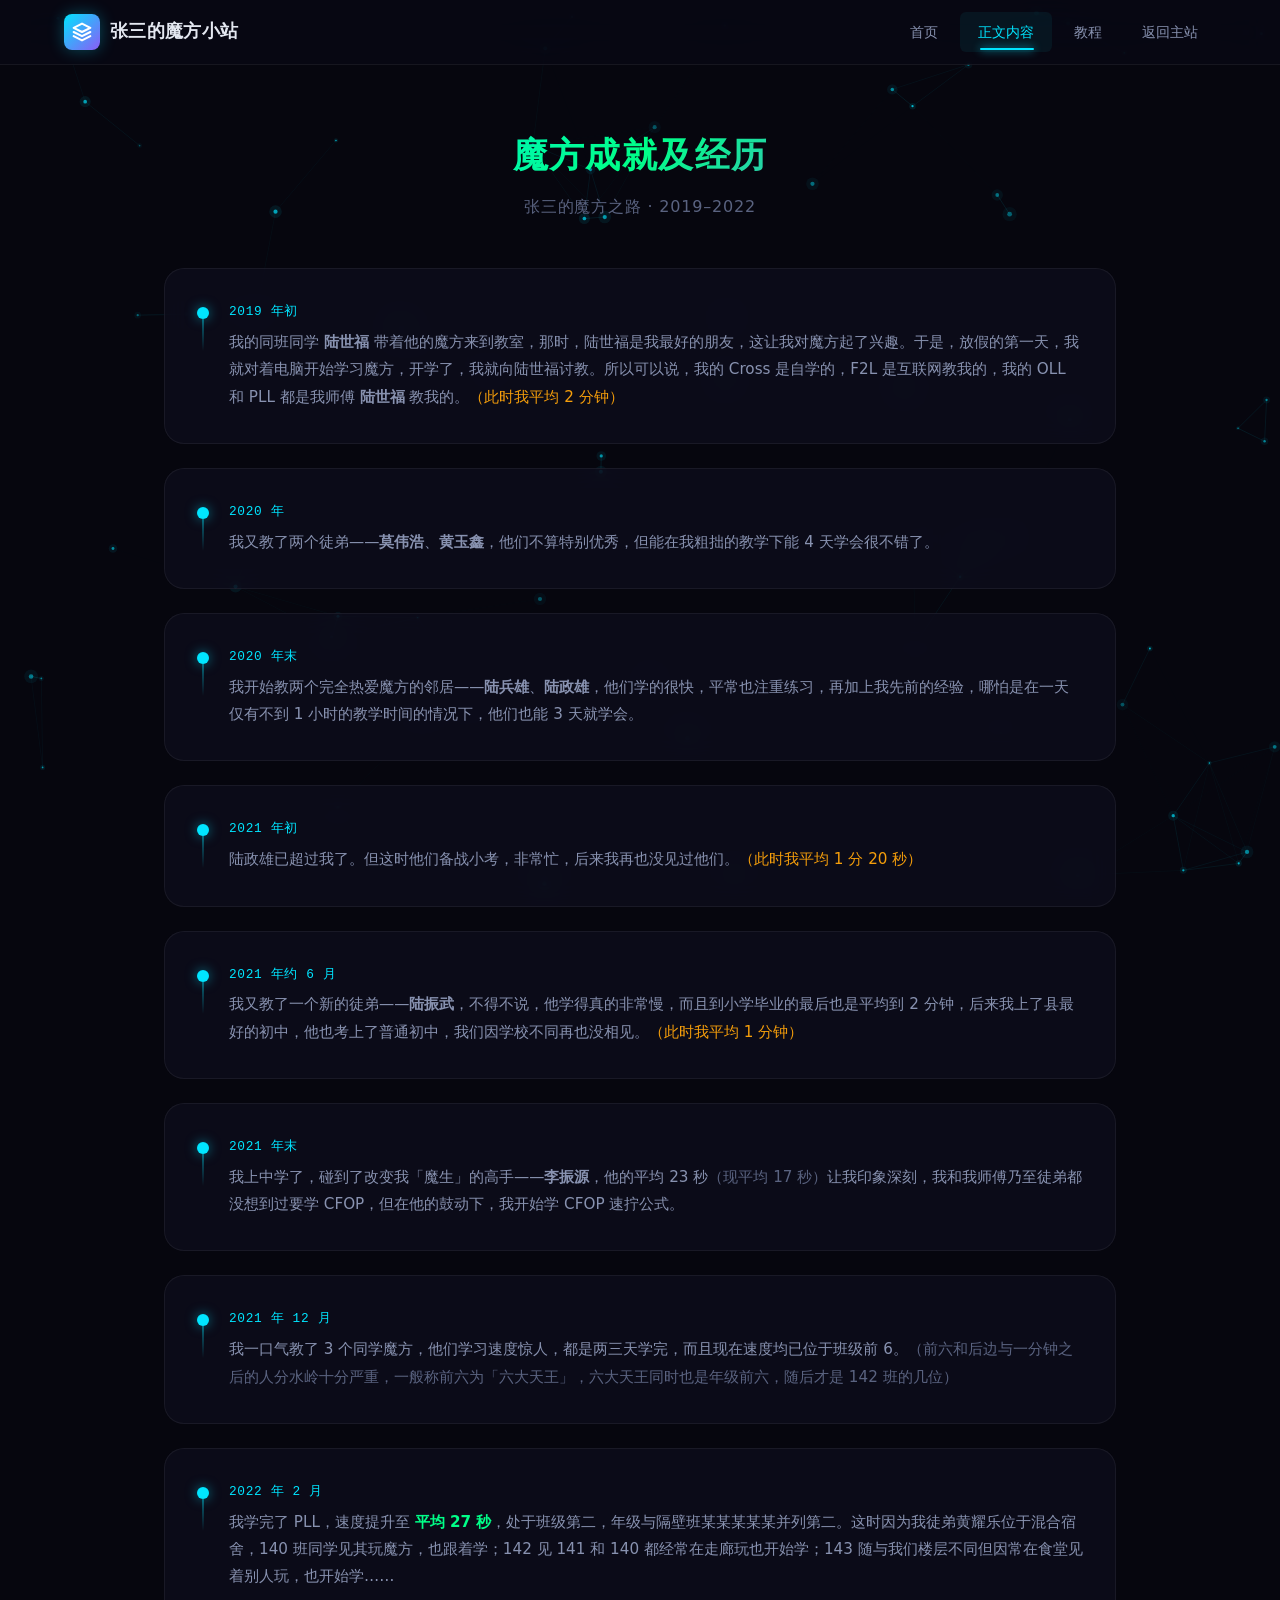
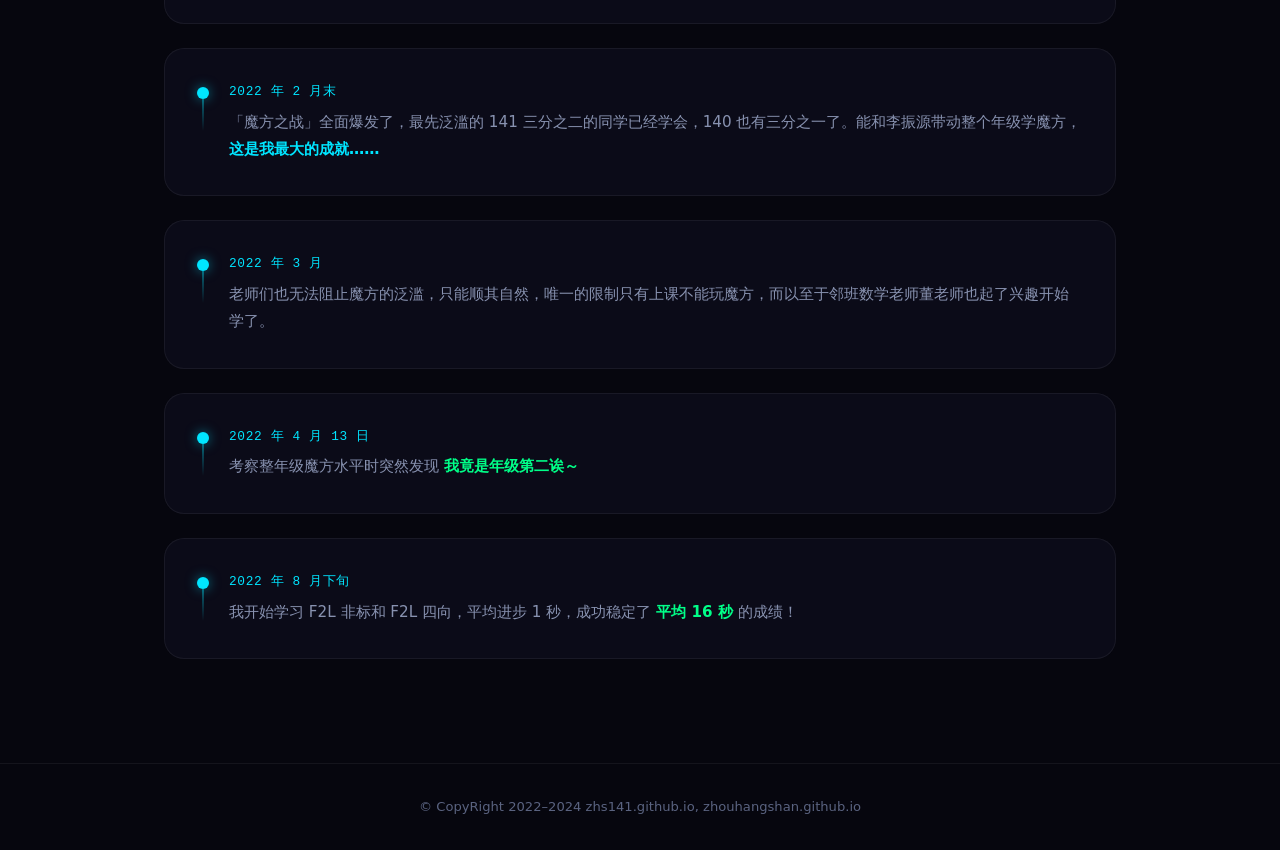
<file: a.html>
<!DOCTYPE html>
<html lang="zh-CN">
<head>
<meta charset="UTF-8">
<meta name="viewport" content="width=device-width, initial-scale=1.0">
<meta http-equiv="X-UA-Compatible" content="IE=edge">
<meta name="format-detection" content="telephone=no">

<title>魔方成就及经历 — 张三的魔方小站</title>

<!-- Baidu Analytics -->
<script>
var _hmt = _hmt || [];
(function() {
  var hm = document.createElement("script");
  hm.src = "https://hm.baidu.com/hm.js?323b985f390000bc4e424d8479b575fd";
  var s = document.getElementsByTagName("script")[0]; 
  s.parentNode.insertBefore(hm, s);
})();
</script>

<!-- Google Tag Manager -->
<script>(function(w,d,s,l,i){w[l]=w[l]||[];w[l].push({'gtm.start':
new Date().getTime(),event:'gtm.js'});var f=d.getElementsByTagName(s)[0],
j=d.createElement(s),dl=l!='dataLayer'?'&l='+l:'';j.async=true;j.src=
'https://www.googletagmanager.com/gtm.js?id='+i+dl;f.parentNode.insertBefore(j,f);
})(window,document,'script','dataLayer','GTM-MH47ZNW');</script>

<link rel="stylesheet" href="style.css">
</head>
<body>
<noscript><iframe src="https://www.googletagmanager.com/ns.html?id=GTM-MH47ZNW"
height="0" width="0" style="display:none;visibility:hidden"></iframe></noscript>

<canvas id="particle-canvas"></canvas>

<div class="page-wrapper">

  <header class="site-header">
    <div class="header-inner">
      <a href="index.html" class="site-logo">
        <span class="logo-icon">
          <svg viewBox="0 0 24 24" fill="none" stroke="currentColor" stroke-width="2.5" stroke-linecap="round" stroke-linejoin="round">
            <path d="M12 2L2 7l10 5 10-5-10-5z"/>
            <path d="M2 17l10 5 10-5"/>
            <path d="M2 12l10 5 10-5"/>
          </svg>
        </span>
        张三的魔方小站
      </a>

      <nav class="desktop-nav">
        <a class="nav-link" href="index.html">首页</a>
        <div class="dropdown">
          <span class="nav-link dropdown-toggle active">正文内容</span>
          <div class="dropdown-menu">
            <a href="a.html">魔方成就及经历</a>
            <a href="b.html">我的三阶纪录表</a>
            <a href="c.html">我魔方最快纪录</a>
            <a href="d.html">我的徒弟大全</a>
          </div>
        </div>
        <a class="nav-link" href="https://zhs141.github.io/Cube_Teach" target="_blank" rel="noopener">教程</a>
        <a class="nav-link" href="https://zhs141.github.io" rel="nofollow">返回主站</a>
      </nav>

      <button class="menu-toggle" aria-label="菜单" aria-expanded="false">
        <span></span><span></span><span></span>
      </button>
    </div>

    <nav class="mobile-sidebar">
      <a href="index.html">首页</a>
      <a href="a.html" class="active sidebar-sub">魔方成就及经历</a>
      <a href="b.html" class="sidebar-sub">我的三阶纪录表</a>
      <a href="c.html" class="sidebar-sub">我魔方最快纪录</a>
      <a href="d.html" class="sidebar-sub">我的徒弟大全</a>
      <a href="https://zhs141.github.io/Cube_Teach" target="_blank" rel="noopener">📘 魔方教程</a>
      <a href="https://zhs141.github.io" rel="nofollow">🏠 返回主站</a>
    </nav>
  </header>

  <main class="main-content">

    <div class="page-title-section reveal">
      <h1 class="page-title">魔方成就及经历</h1>
      <p class="page-subtitle">张三的魔方之路 · 2019–2022</p>
    </div>

    <div class="glass-card reveal reveal-delay-1">
      <div class="timeline-item">
        <div class="timeline-dot"></div>
        <div class="timeline-content">
          <div class="timeline-date">2019 年初</div>
          <p class="timeline-text">我的同班同学 <strong>陆世福</strong> 带着他的魔方来到教室，那时，陆世福是我最好的朋友，这让我对魔方起了兴趣。于是，放假的第一天，我就对着电脑开始学习魔方，开学了，我就向陆世福讨教。所以可以说，我的 Cross 是自学的，F2L 是互联网教我的，我的 OLL 和 PLL 都是我师傅 <strong>陆世福</strong> 教我的。<span style="color:var(--accent-amber);">（此时我平均 2 分钟）</span></p>
        </div>
      </div>
    </div>

    <div class="glass-card reveal">
      <div class="timeline-item">
        <div class="timeline-dot"></div>
        <div class="timeline-content">
          <div class="timeline-date">2020 年</div>
          <p class="timeline-text">我又教了两个徒弟——<strong>莫伟浩</strong>、<strong>黄玉鑫</strong>，他们不算特别优秀，但能在我粗拙的教学下能 4 天学会很不错了。</p>
        </div>
      </div>
    </div>

    <div class="glass-card reveal">
      <div class="timeline-item">
        <div class="timeline-dot"></div>
        <div class="timeline-content">
          <div class="timeline-date">2020 年末</div>
          <p class="timeline-text">我开始教两个完全热爱魔方的邻居——<strong>陆兵雄</strong>、<strong>陆政雄</strong>，他们学的很快，平常也注重练习，再加上我先前的经验，哪怕是在一天仅有不到 1 小时的教学时间的情况下，他们也能 3 天就学会。</p>
        </div>
      </div>
    </div>

    <div class="glass-card reveal">
      <div class="timeline-item">
        <div class="timeline-dot"></div>
        <div class="timeline-content">
          <div class="timeline-date">2021 年初</div>
          <p class="timeline-text">陆政雄已超过我了。但这时他们备战小考，非常忙，后来我再也没见过他们。<span style="color:var(--accent-amber);">（此时我平均 1 分 20 秒）</span></p>
        </div>
      </div>
    </div>

    <div class="glass-card reveal">
      <div class="timeline-item">
        <div class="timeline-dot"></div>
        <div class="timeline-content">
          <div class="timeline-date">2021 年约 6 月</div>
          <p class="timeline-text">我又教了一个新的徒弟——<strong>陆振武</strong>，不得不说，他学得真的非常慢，而且到小学毕业的最后也是平均到 2 分钟，后来我上了县最好的初中，他也考上了普通初中，我们因学校不同再也没相见。<span style="color:var(--accent-amber);">（此时我平均 1 分钟）</span></p>
        </div>
      </div>
    </div>

    <div class="glass-card reveal">
      <div class="timeline-item">
        <div class="timeline-dot"></div>
        <div class="timeline-content">
          <div class="timeline-date">2021 年末</div>
          <p class="timeline-text">我上中学了，碰到了改变我「魔生」的高手——<strong>李振源</strong>，他的平均 23 秒<span style="color:var(--text-muted);">（现平均 17 秒）</span>让我印象深刻，我和我师傅乃至徒弟都没想到过要学 CFOP，但在他的鼓动下，我开始学 CFOP 速拧公式。</p>
        </div>
      </div>
    </div>

    <div class="glass-card reveal">
      <div class="timeline-item">
        <div class="timeline-dot"></div>
        <div class="timeline-content">
          <div class="timeline-date">2021 年 12 月</div>
          <p class="timeline-text">我一口气教了 3 个同学魔方，他们学习速度惊人，都是两三天学完，而且现在速度均已位于班级前 6。<span style="color:var(--text-muted);">（前六和后边与一分钟之后的人分水岭十分严重，一般称前六为「六大天王」，六大天王同时也是年级前六，随后才是 142 班的几位）</span></p>
        </div>
      </div>
    </div>

    <div class="glass-card reveal">
      <div class="timeline-item">
        <div class="timeline-dot"></div>
        <div class="timeline-content">
          <div class="timeline-date">2022 年 2 月</div>
          <p class="timeline-text">我学完了 PLL，速度提升至 <strong style="color:var(--accent-green);">平均 27 秒</strong>，处于班级第二，年级与隔壁班某某某某某并列第二。这时因为我徒弟黄耀乐位于混合宿舍，140 班同学见其玩魔方，也跟着学；142 见 141 和 140 都经常在走廊玩也开始学；143 随与我们楼层不同但因常在食堂见着别人玩，也开始学……</p>
        </div>
      </div>
    </div>

    <div class="glass-card reveal">
      <div class="timeline-item">
        <div class="timeline-dot"></div>
        <div class="timeline-content">
          <div class="timeline-date">2022 年 2 月末</div>
          <p class="timeline-text">「魔方之战」全面爆发了，最先泛滥的 141 三分之二的同学已经学会，140 也有三分之一了。能和李振源带动整个年级学魔方，<strong style="color:var(--accent-cyan);">这是我最大的成就……</strong></p>
        </div>
      </div>
    </div>

    <div class="glass-card reveal">
      <div class="timeline-item">
        <div class="timeline-dot"></div>
        <div class="timeline-content">
          <div class="timeline-date">2022 年 3 月</div>
          <p class="timeline-text">老师们也无法阻止魔方的泛滥，只能顺其自然，唯一的限制只有上课不能玩魔方，而以至于邻班数学老师董老师也起了兴趣开始学了。</p>
        </div>
      </div>
    </div>

    <div class="glass-card reveal">
      <div class="timeline-item">
        <div class="timeline-dot"></div>
        <div class="timeline-content">
          <div class="timeline-date">2022 年 4 月 13 日</div>
          <p class="timeline-text">考察整年级魔方水平时突然发现 <strong style="color:var(--accent-green);">我竟是年级第二诶～</strong></p>
        </div>
      </div>
    </div>

    <div class="glass-card reveal">
      <div class="timeline-item">
        <div class="timeline-dot"></div>
        <div class="timeline-content">
          <div class="timeline-date">2022 年 8 月下旬</div>
          <p class="timeline-text">我开始学习 F2L 非标和 F2L 四向，平均进步 1 秒，成功稳定了 <strong style="color:var(--accent-green);">平均 16 秒</strong> 的成绩！</p>
        </div>
      </div>
    </div>

  </main>

  <footer class="site-footer">
    <p>© CopyRight 2022–2024 zhs141.github.io, zhouhangshan.github.io</p>
  </footer>

</div>

<script src="script.js"></script>
</body>
</html>
</file>
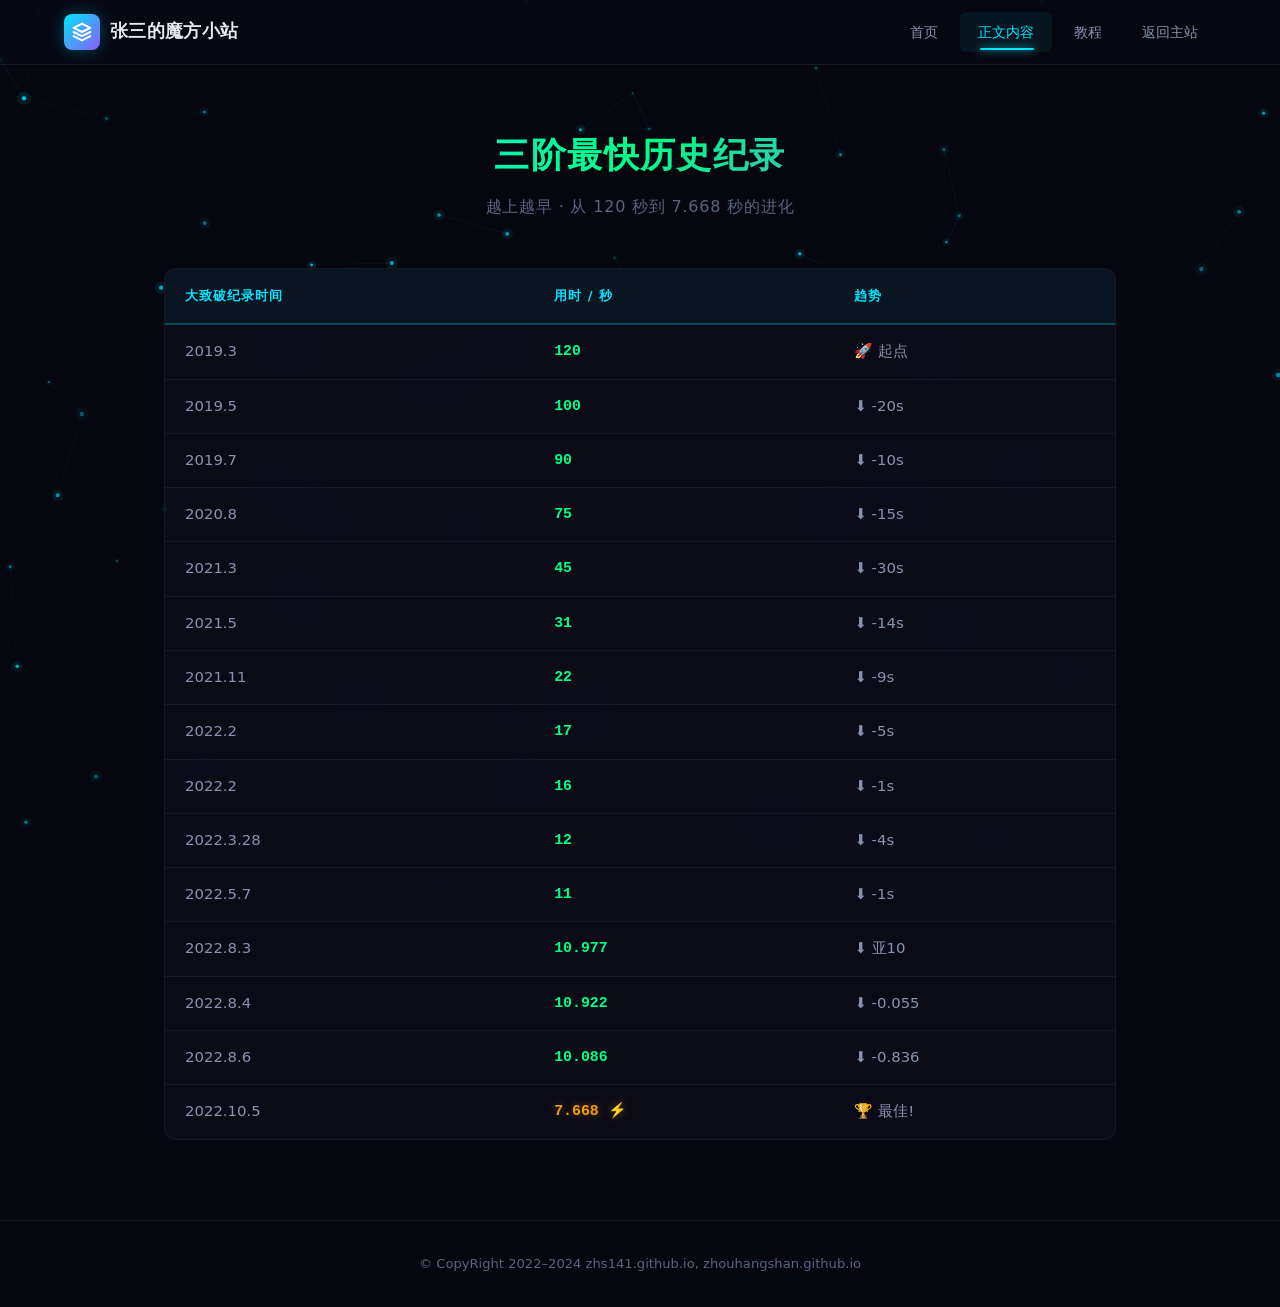
<file: b.html>
<!DOCTYPE html>
<html lang="zh-CN">
<head>
<meta charset="UTF-8">
<meta name="viewport" content="width=device-width, initial-scale=1.0">
<meta http-equiv="X-UA-Compatible" content="IE=edge">
<meta name="format-detection" content="telephone=no">

<title>我的三阶纪录表 — 张三的魔方小站</title>

<script>
var _hmt = _hmt || [];
(function() {
  var hm = document.createElement("script");
  hm.src = "https://hm.baidu.com/hm.js?323b985f390000bc4e424d8479b575fd";
  var s = document.getElementsByTagName("script")[0]; 
  s.parentNode.insertBefore(hm, s);
})();
</script>

<script>(function(w,d,s,l,i){w[l]=w[l]||[];w[l].push({'gtm.start':
new Date().getTime(),event:'gtm.js'});var f=d.getElementsByTagName(s)[0],
j=d.createElement(s),dl=l!='dataLayer'?'&l='+l:'';j.async=true;j.src=
'https://www.googletagmanager.com/gtm.js?id='+i+dl;f.parentNode.insertBefore(j,f);
})(window,document,'script','dataLayer','GTM-MH47ZNW');</script>

<link rel="stylesheet" href="style.css">
</head>
<body>
<noscript><iframe src="https://www.googletagmanager.com/ns.html?id=GTM-MH47ZNW"
height="0" width="0" style="display:none;visibility:hidden"></iframe></noscript>

<canvas id="particle-canvas"></canvas>

<div class="page-wrapper">

  <header class="site-header">
    <div class="header-inner">
      <a href="index.html" class="site-logo">
        <span class="logo-icon">
          <svg viewBox="0 0 24 24" fill="none" stroke="currentColor" stroke-width="2.5" stroke-linecap="round" stroke-linejoin="round">
            <path d="M12 2L2 7l10 5 10-5-10-5z"/>
            <path d="M2 17l10 5 10-5"/>
            <path d="M2 12l10 5 10-5"/>
          </svg>
        </span>
        张三的魔方小站
      </a>

      <nav class="desktop-nav">
        <a class="nav-link" href="index.html">首页</a>
        <div class="dropdown">
          <span class="nav-link dropdown-toggle active">正文内容</span>
          <div class="dropdown-menu">
            <a href="a.html">魔方成就及经历</a>
            <a href="b.html">我的三阶纪录表</a>
            <a href="c.html">我魔方最快纪录</a>
            <a href="d.html">我的徒弟大全</a>
          </div>
        </div>
        <a class="nav-link" href="https://zhs141.github.io/Cube_Teach" target="_blank" rel="noopener">教程</a>
        <a class="nav-link" href="https://zhs141.github.io" rel="nofollow">返回主站</a>
      </nav>

      <button class="menu-toggle" aria-label="菜单" aria-expanded="false">
        <span></span><span></span><span></span>
      </button>
    </div>

    <nav class="mobile-sidebar">
      <a href="index.html">首页</a>
      <a href="a.html" class="sidebar-sub">魔方成就及经历</a>
      <a href="b.html" class="active sidebar-sub">我的三阶纪录表</a>
      <a href="c.html" class="sidebar-sub">我魔方最快纪录</a>
      <a href="d.html" class="sidebar-sub">我的徒弟大全</a>
      <a href="https://zhs141.github.io/Cube_Teach" target="_blank" rel="noopener">📘 魔方教程</a>
      <a href="https://zhs141.github.io" rel="nofollow">🏠 返回主站</a>
    </nav>
  </header>

  <main class="main-content">

    <div class="page-title-section reveal">
      <h1 class="page-title">三阶最快历史纪录</h1>
      <p class="page-subtitle">越上越早 · 从 120 秒到 7.668 秒的进化</p>
    </div>

    <div class="tech-table-wrapper reveal reveal-delay-1">
      <table class="tech-table">
        <thead>
          <tr>
            <th>大致破纪录时间</th>
            <th>用时 / 秒</th>
            <th>趋势</th>
          </tr>
        </thead>
        <tbody>
          <tr>
            <td data-label="时间">2019.3</td>
            <td data-label="用时" class="highlight">120</td>
            <td data-label="趋势">🚀 起点</td>
          </tr>
          <tr>
            <td data-label="时间">2019.5</td>
            <td data-label="用时" class="highlight">100</td>
            <td data-label="趋势">⬇ -20s</td>
          </tr>
          <tr>
            <td data-label="时间">2019.7</td>
            <td data-label="用时" class="highlight">90</td>
            <td data-label="趋势">⬇ -10s</td>
          </tr>
          <tr>
            <td data-label="时间">2020.8</td>
            <td data-label="用时" class="highlight">75</td>
            <td data-label="趋势">⬇ -15s</td>
          </tr>
          <tr>
            <td data-label="时间">2021.3</td>
            <td data-label="用时" class="highlight">45</td>
            <td data-label="趋势">⬇ -30s</td>
          </tr>
          <tr>
            <td data-label="时间">2021.5</td>
            <td data-label="用时" class="highlight">31</td>
            <td data-label="趋势">⬇ -14s</td>
          </tr>
          <tr>
            <td data-label="时间">2021.11</td>
            <td data-label="用时" class="highlight">22</td>
            <td data-label="趋势">⬇ -9s</td>
          </tr>
          <tr>
            <td data-label="时间">2022.2</td>
            <td data-label="用时" class="highlight">17</td>
            <td data-label="趋势">⬇ -5s</td>
          </tr>
          <tr>
            <td data-label="时间">2022.2</td>
            <td data-label="用时" class="highlight">16</td>
            <td data-label="趋势">⬇ -1s</td>
          </tr>
          <tr>
            <td data-label="时间">2022.3.28</td>
            <td data-label="用时" class="highlight">12</td>
            <td data-label="趋势">⬇ -4s</td>
          </tr>
          <tr>
            <td data-label="时间">2022.5.7</td>
            <td data-label="用时" class="highlight">11</td>
            <td data-label="趋势">⬇ -1s</td>
          </tr>
          <tr>
            <td data-label="时间">2022.8.3</td>
            <td data-label="用时" class="highlight">10.977</td>
            <td data-label="趋势">⬇ 亚10</td>
          </tr>
          <tr>
            <td data-label="时间">2022.8.4</td>
            <td data-label="用时" class="highlight">10.922</td>
            <td data-label="趋势">⬇ -0.055</td>
          </tr>
          <tr>
            <td data-label="时间">2022.8.6</td>
            <td data-label="用时" class="highlight">10.086</td>
            <td data-label="趋势">⬇ -0.836</td>
          </tr>
          <tr>
            <td data-label="时间">2022.10.5</td>
            <td data-label="用时" class="highlight-best">7.668 ⚡</td>
            <td data-label="趋势">🏆 最佳!</td>
          </tr>
        </tbody>
      </table>
    </div>

  </main>

  <footer class="site-footer">
    <p>© CopyRight 2022–2024 zhs141.github.io, zhouhangshan.github.io</p>
  </footer>

</div>

<script src="script.js"></script>
</body>
</html>
</file>
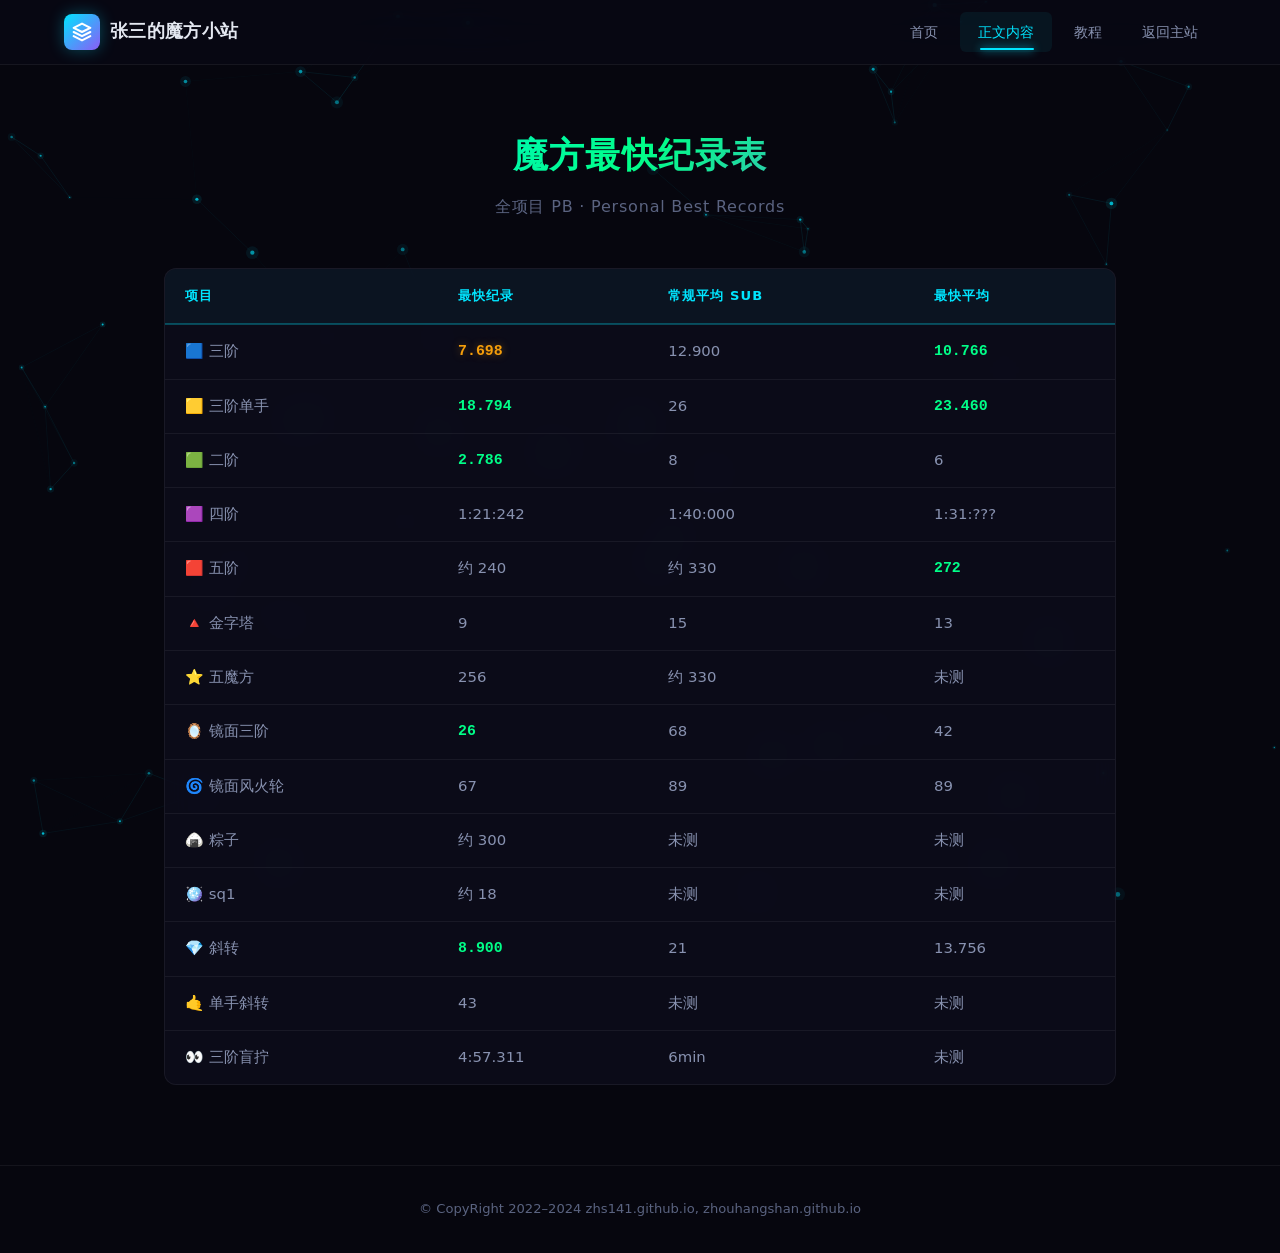
<file: c.html>
<!DOCTYPE html>
<html lang="zh-CN">
<head>
<meta charset="UTF-8">
<meta name="viewport" content="width=device-width, initial-scale=1.0">
<meta http-equiv="X-UA-Compatible" content="IE=edge">
<meta name="format-detection" content="telephone=no">

<title>我的魔方最快纪录 — 张三的魔方小站</title>

<script>
var _hmt = _hmt || [];
(function() {
  var hm = document.createElement("script");
  hm.src = "https://hm.baidu.com/hm.js?323b985f390000bc4e424d8479b575fd";
  var s = document.getElementsByTagName("script")[0]; 
  s.parentNode.insertBefore(hm, s);
})();
</script>

<script>(function(w,d,s,l,i){w[l]=w[l]||[];w[l].push({'gtm.start':
new Date().getTime(),event:'gtm.js'});var f=d.getElementsByTagName(s)[0],
j=d.createElement(s),dl=l!='dataLayer'?'&l='+l:'';j.async=true;j.src=
'https://www.googletagmanager.com/gtm.js?id='+i+dl;f.parentNode.insertBefore(j,f);
})(window,document,'script','dataLayer','GTM-MH47ZNW');</script>

<link rel="stylesheet" href="style.css">
</head>
<body>
<noscript><iframe src="https://www.googletagmanager.com/ns.html?id=GTM-MH47ZNW"
height="0" width="0" style="display:none;visibility:hidden"></iframe></noscript>

<canvas id="particle-canvas"></canvas>

<div class="page-wrapper">

  <header class="site-header">
    <div class="header-inner">
      <a href="index.html" class="site-logo">
        <span class="logo-icon">
          <svg viewBox="0 0 24 24" fill="none" stroke="currentColor" stroke-width="2.5" stroke-linecap="round" stroke-linejoin="round">
            <path d="M12 2L2 7l10 5 10-5-10-5z"/>
            <path d="M2 17l10 5 10-5"/>
            <path d="M2 12l10 5 10-5"/>
          </svg>
        </span>
        张三的魔方小站
      </a>

      <nav class="desktop-nav">
        <a class="nav-link" href="index.html">首页</a>
        <div class="dropdown">
          <span class="nav-link dropdown-toggle active">正文内容</span>
          <div class="dropdown-menu">
            <a href="a.html">魔方成就及经历</a>
            <a href="b.html">我的三阶纪录表</a>
            <a href="c.html">我魔方最快纪录</a>
            <a href="d.html">我的徒弟大全</a>
          </div>
        </div>
        <a class="nav-link" href="https://zhs141.github.io/Cube_Teach" target="_blank" rel="noopener">教程</a>
        <a class="nav-link" href="https://zhs141.github.io" rel="nofollow">返回主站</a>
      </nav>

      <button class="menu-toggle" aria-label="菜单" aria-expanded="false">
        <span></span><span></span><span></span>
      </button>
    </div>

    <nav class="mobile-sidebar">
      <a href="index.html">首页</a>
      <a href="a.html" class="sidebar-sub">魔方成就及经历</a>
      <a href="b.html" class="sidebar-sub">我的三阶纪录表</a>
      <a href="c.html" class="active sidebar-sub">我魔方最快纪录</a>
      <a href="d.html" class="sidebar-sub">我的徒弟大全</a>
      <a href="https://zhs141.github.io/Cube_Teach" target="_blank" rel="noopener">📘 魔方教程</a>
      <a href="https://zhs141.github.io" rel="nofollow">🏠 返回主站</a>
    </nav>
  </header>

  <main class="main-content">

    <div class="page-title-section reveal">
      <h1 class="page-title">魔方最快纪录表</h1>
      <p class="page-subtitle">全项目 PB · Personal Best Records</p>
    </div>

    <div class="tech-table-wrapper reveal reveal-delay-1">
      <table class="tech-table">
        <thead>
          <tr>
            <th>项目</th>
            <th>最快纪录</th>
            <th>常规平均 Sub</th>
            <th>最快平均</th>
          </tr>
        </thead>
        <tbody>
          <tr>
            <td data-label="项目">🟦 三阶</td>
            <td data-label="最快纪录" class="highlight-best">7.698</td>
            <td data-label="常规平均">12.900</td>
            <td data-label="最快平均" class="highlight">10.766</td>
          </tr>
          <tr>
            <td data-label="项目">🟨 三阶单手</td>
            <td data-label="最快纪录" class="highlight">18.794</td>
            <td data-label="常规平均">26</td>
            <td data-label="最快平均" class="highlight">23.460</td>
          </tr>
          <tr>
            <td data-label="项目">🟩 二阶</td>
            <td data-label="最快纪录" class="highlight">2.786</td>
            <td data-label="常规平均">8</td>
            <td data-label="最快平均">6</td>
          </tr>
          <tr>
            <td data-label="项目">🟪 四阶</td>
            <td data-label="最快纪录">1:21:242</td>
            <td data-label="常规平均">1:40:000</td>
            <td data-label="最快平均">1:31:???</td>
          </tr>
          <tr>
            <td data-label="项目">🟥 五阶</td>
            <td data-label="最快纪录">约 240</td>
            <td data-label="常规平均">约 330</td>
            <td data-label="最快平均" class="highlight">272</td>
          </tr>
          <tr>
            <td data-label="项目">🔺 金字塔</td>
            <td data-label="最快纪录">9</td>
            <td data-label="常规平均">15</td>
            <td data-label="最快平均">13</td>
          </tr>
          <tr>
            <td data-label="项目">⭐ 五魔方</td>
            <td data-label="最快纪录">256</td>
            <td data-label="常规平均">约 330</td>
            <td data-label="最快平均">未测</td>
          </tr>
          <tr>
            <td data-label="项目">🪞 镜面三阶</td>
            <td data-label="最快纪录" class="highlight">26</td>
            <td data-label="常规平均">68</td>
            <td data-label="最快平均">42</td>
          </tr>
          <tr>
            <td data-label="项目">🌀 镜面风火轮</td>
            <td data-label="最快纪录">67</td>
            <td data-label="常规平均">89</td>
            <td data-label="最快平均">89</td>
          </tr>
          <tr>
            <td data-label="项目">🍙 粽子</td>
            <td data-label="最快纪录">约 300</td>
            <td data-label="常规平均">未测</td>
            <td data-label="最快平均">未测</td>
          </tr>
          <tr>
            <td data-label="项目">🪩 sq1</td>
            <td data-label="最快纪录">约 18</td>
            <td data-label="常规平均">未测</td>
            <td data-label="最快平均">未测</td>
          </tr>
          <tr>
            <td data-label="项目">💎 斜转</td>
            <td data-label="最快纪录" class="highlight">8.900</td>
            <td data-label="常规平均">21</td>
            <td data-label="最快平均">13.756</td>
          </tr>
          <tr>
            <td data-label="项目">🤙 单手斜转</td>
            <td data-label="最快纪录">43</td>
            <td data-label="常规平均">未测</td>
            <td data-label="最快平均">未测</td>
          </tr>
          <tr>
            <td data-label="项目">👀 三阶盲拧</td>
            <td data-label="最快纪录">4:57.311</td>
            <td data-label="常规平均">6min</td>
            <td data-label="最快平均">未测</td>
          </tr>
        </tbody>
      </table>
    </div>

  </main>

  <footer class="site-footer">
    <p>© CopyRight 2022–2024 zhs141.github.io, zhouhangshan.github.io</p>
  </footer>

</div>

<script src="script.js"></script>
</body>
</html>
</file>
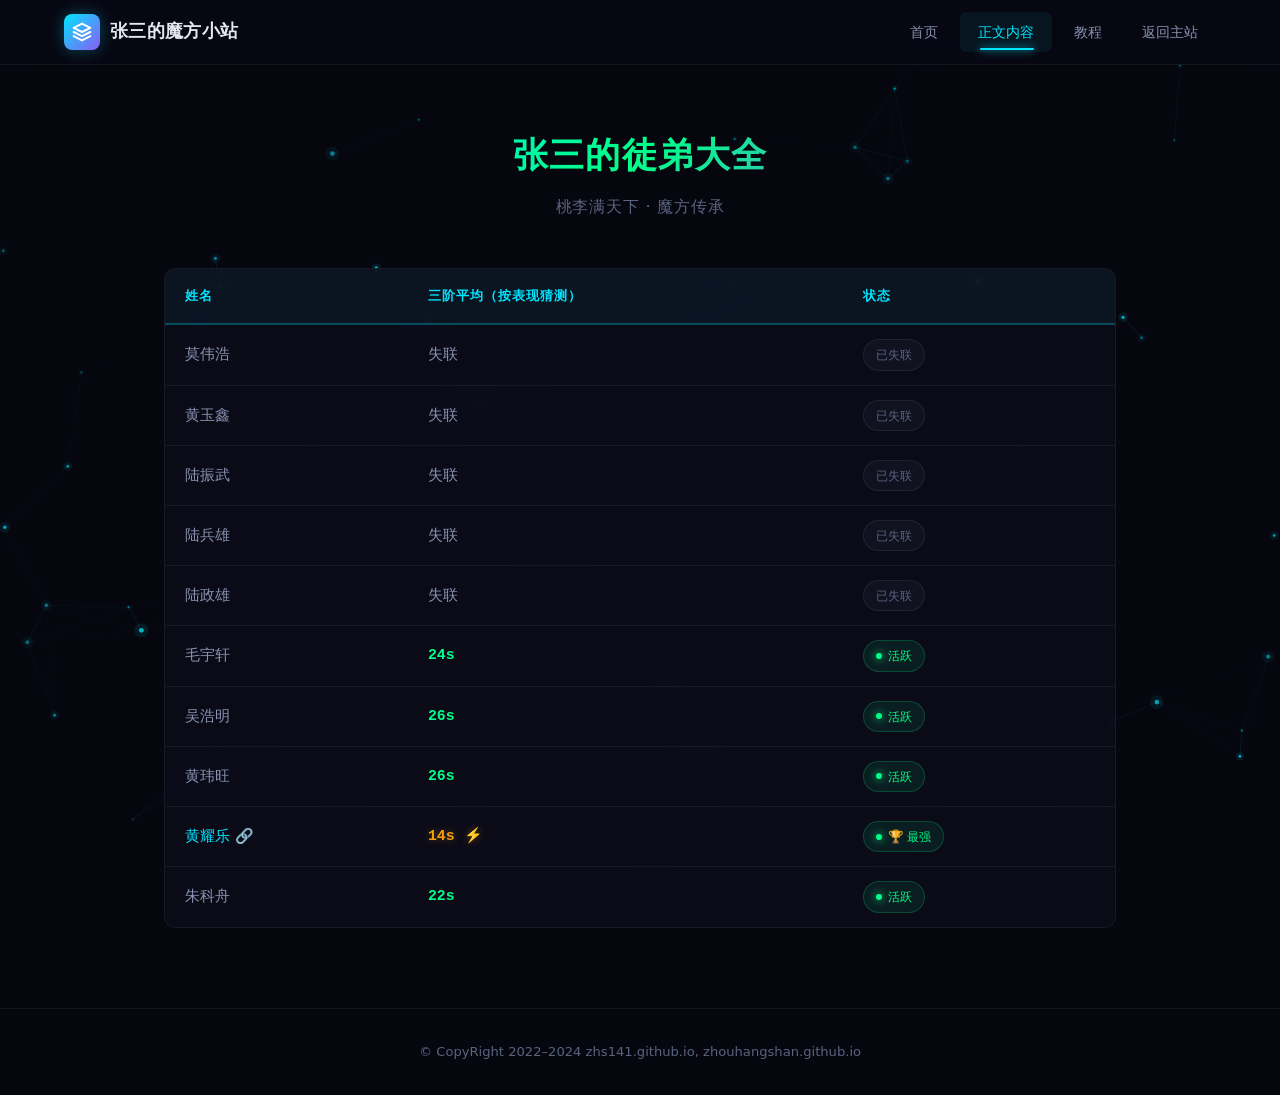
<file: d.html>
<!DOCTYPE html>
<html lang="zh-CN">
<head>
<meta charset="UTF-8">
<meta name="viewport" content="width=device-width, initial-scale=1.0">
<meta http-equiv="X-UA-Compatible" content="IE=edge">
<meta name="format-detection" content="telephone=no">

<title>我的徒弟大全 — 张三的魔方小站</title>

<script>
var _hmt = _hmt || [];
(function() {
  var hm = document.createElement("script");
  hm.src = "https://hm.baidu.com/hm.js?323b985f390000bc4e424d8479b575fd";
  var s = document.getElementsByTagName("script")[0]; 
  s.parentNode.insertBefore(hm, s);
})();
</script>

<script>(function(w,d,s,l,i){w[l]=w[l]||[];w[l].push({'gtm.start':
new Date().getTime(),event:'gtm.js'});var f=d.getElementsByTagName(s)[0],
j=d.createElement(s),dl=l!='dataLayer'?'&l='+l:'';j.async=true;j.src=
'https://www.googletagmanager.com/gtm.js?id='+i+dl;f.parentNode.insertBefore(j,f);
})(window,document,'script','dataLayer','GTM-MH47ZNW');</script>

<link rel="stylesheet" href="style.css">
</head>
<body>
<noscript><iframe src="https://www.googletagmanager.com/ns.html?id=GTM-MH47ZNW"
height="0" width="0" style="display:none;visibility:hidden"></iframe></noscript>

<canvas id="particle-canvas"></canvas>

<div class="page-wrapper">

  <header class="site-header">
    <div class="header-inner">
      <a href="index.html" class="site-logo">
        <span class="logo-icon">
          <svg viewBox="0 0 24 24" fill="none" stroke="currentColor" stroke-width="2.5" stroke-linecap="round" stroke-linejoin="round">
            <path d="M12 2L2 7l10 5 10-5-10-5z"/>
            <path d="M2 17l10 5 10-5"/>
            <path d="M2 12l10 5 10-5"/>
          </svg>
        </span>
        张三的魔方小站
      </a>

      <nav class="desktop-nav">
        <a class="nav-link" href="index.html">首页</a>
        <div class="dropdown">
          <span class="nav-link dropdown-toggle active">正文内容</span>
          <div class="dropdown-menu">
            <a href="a.html">魔方成就及经历</a>
            <a href="b.html">我的三阶纪录表</a>
            <a href="c.html">我魔方最快纪录</a>
            <a href="d.html">我的徒弟大全</a>
          </div>
        </div>
        <a class="nav-link" href="https://zhs141.github.io/Cube_Teach" target="_blank" rel="noopener">教程</a>
        <a class="nav-link" href="https://zhs141.github.io" rel="nofollow">返回主站</a>
      </nav>

      <button class="menu-toggle" aria-label="菜单" aria-expanded="false">
        <span></span><span></span><span></span>
      </button>
    </div>

    <nav class="mobile-sidebar">
      <a href="index.html">首页</a>
      <a href="a.html" class="sidebar-sub">魔方成就及经历</a>
      <a href="b.html" class="sidebar-sub">我的三阶纪录表</a>
      <a href="c.html" class="sidebar-sub">我魔方最快纪录</a>
      <a href="d.html" class="active sidebar-sub">我的徒弟大全</a>
      <a href="https://zhs141.github.io/Cube_Teach" target="_blank" rel="noopener">📘 魔方教程</a>
      <a href="https://zhs141.github.io" rel="nofollow">🏠 返回主站</a>
    </nav>
  </header>

  <main class="main-content">

    <div class="page-title-section reveal">
      <h1 class="page-title">张三的徒弟大全</h1>
      <p class="page-subtitle">桃李满天下 · 魔方传承</p>
    </div>

    <div class="tech-table-wrapper reveal reveal-delay-1">
      <table class="tech-table">
        <thead>
          <tr>
            <th>姓名</th>
            <th>三阶平均（按表现猜测）</th>
            <th>状态</th>
          </tr>
        </thead>
        <tbody>
          <tr>
            <td data-label="姓名">莫伟浩</td>
            <td data-label="三阶平均">失联</td>
            <td data-label="状态"><span class="status-offline">已失联</span></td>
          </tr>
          <tr>
            <td data-label="姓名">黄玉鑫</td>
            <td data-label="三阶平均">失联</td>
            <td data-label="状态"><span class="status-offline">已失联</span></td>
          </tr>
          <tr>
            <td data-label="姓名">陆振武</td>
            <td data-label="三阶平均">失联</td>
            <td data-label="状态"><span class="status-offline">已失联</span></td>
          </tr>
          <tr>
            <td data-label="姓名">陆兵雄</td>
            <td data-label="三阶平均">失联</td>
            <td data-label="状态"><span class="status-offline">已失联</span></td>
          </tr>
          <tr>
            <td data-label="姓名">陆政雄</td>
            <td data-label="三阶平均">失联</td>
            <td data-label="状态"><span class="status-offline">已失联</span></td>
          </tr>
          <tr>
            <td data-label="姓名">毛宇轩</td>
            <td data-label="三阶平均" class="highlight">24s</td>
            <td data-label="状态"><span class="status-online">活跃</span></td>
          </tr>
          <tr>
            <td data-label="姓名">吴浩明</td>
            <td data-label="三阶平均" class="highlight">26s</td>
            <td data-label="状态"><span class="status-online">活跃</span></td>
          </tr>
          <tr>
            <td data-label="姓名">黄玮旺</td>
            <td data-label="三阶平均" class="highlight">26s</td>
            <td data-label="状态"><span class="status-online">活跃</span></td>
          </tr>
          <tr>
            <td data-label="姓名"><a href="https://141hyl.github.io" target="_blank" rel="noopener" style="color:var(--accent-cyan);text-decoration:none;">黄耀乐 🔗</a></td>
            <td data-label="三阶平均" class="highlight-best">14s ⚡</td>
            <td data-label="状态"><span class="status-online">🏆 最强</span></td>
          </tr>
          <tr>
            <td data-label="姓名">朱科舟</td>
            <td data-label="三阶平均" class="highlight">22s</td>
            <td data-label="状态"><span class="status-online">活跃</span></td>
          </tr>
        </tbody>
      </table>
    </div>

  </main>

  <footer class="site-footer">
    <p>© CopyRight 2022–2024 zhs141.github.io, zhouhangshan.github.io</p>
  </footer>

</div>

<script src="script.js"></script>
</body>
</html>
</file>
<file: style.css>
/* ============================================================
   张三的魔方小站 — Global Stylesheet
   Dark Tech Theme: particles + glassmorphism + neon accents
   ============================================================ */

/* ---------- CSS Variables ---------- */
:root {
  --bg-deep: #06060e;
  --bg-primary: #0a0a14;
  --bg-secondary: #0f0f1c;
  --bg-card: rgba(14, 14, 30, 0.72);
  --bg-card-hover: rgba(18, 18, 40, 0.82);
  --text-primary: #e4e8f1;
  --text-secondary: #8892b0;
  --text-muted: #5a6380;
  --accent-cyan: #00e5ff;
  --accent-green: #00ff88;
  --accent-purple: #8b5cf6;
  --accent-pink: #f43f5e;
  --accent-amber: #f59e0b;
  --border-dim: rgba(255, 255, 255, 0.06);
  --border-glow: rgba(0, 229, 255, 0.28);
  --border-glow-green: rgba(0, 255, 136, 0.28);
  --shadow-glow-cyan: 0 0 20px rgba(0, 229, 255, 0.15), 0 0 60px rgba(0, 229, 255, 0.05);
  --shadow-glow-green: 0 0 20px rgba(0, 255, 136, 0.15), 0 0 60px rgba(0, 255, 136, 0.05);
  --radius-sm: 6px;
  --radius-md: 12px;
  --radius-lg: 20px;
  --font-sans: 'Inter', 'PingFang SC', 'Microsoft YaHei', system-ui, -apple-system, sans-serif;
  --font-mono: 'JetBrains Mono', 'Fira Code', 'Cascadia Code', 'Consolas', monospace;
  --transition-fast: 0.2s cubic-bezier(0.4, 0, 0.2, 1);
  --transition-smooth: 0.35s cubic-bezier(0.4, 0, 0.2, 1);
}

/* ---------- Reset & Base ---------- */
*, *::before, *::after { box-sizing: border-box; margin: 0; padding: 0; }

html {
  font-size: 16px;
  scroll-behavior: smooth;
  -webkit-font-smoothing: antialiased;
  -moz-osx-font-smoothing: grayscale;
}

body {
  font-family: var(--font-sans);
  background: var(--bg-deep);
  color: var(--text-primary);
  line-height: 1.7;
  min-height: 100vh;
  overflow-x: hidden;
  position: relative;
}

/* ---------- Canvas Particle Background ---------- */
#particle-canvas {
  position: fixed;
  top: 0;
  left: 0;
  width: 100%;
  height: 100%;
  z-index: 0;
  pointer-events: none;
}

/* ---------- Page Wrapper ---------- */
.page-wrapper {
  position: relative;
  z-index: 1;
  display: flex;
  flex-direction: column;
  min-height: 100vh;
}

/* ---------- Header / Navbar ---------- */
.site-header {
  position: sticky;
  top: 0;
  z-index: 100;
  background: rgba(8, 8, 20, 0.78);
  backdrop-filter: blur(18px) saturate(140%);
  -webkit-backdrop-filter: blur(18px) saturate(140%);
  border-bottom: 1px solid var(--border-dim);
  transition: var(--transition-smooth);
}

.header-inner {
  max-width: 1200px;
  margin: 0 auto;
  padding: 0 24px;
  display: flex;
  align-items: center;
  justify-content: space-between;
  height: 64px;
}

/* Logo */
.site-logo {
  display: flex;
  align-items: center;
  gap: 10px;
  text-decoration: none;
  color: var(--text-primary);
  font-size: 1.1rem;
  font-weight: 700;
  letter-spacing: 0.02em;
  transition: var(--transition-fast);
}

.site-logo:hover { color: var(--accent-cyan); }

.site-logo .logo-icon {
  width: 36px;
  height: 36px;
  border-radius: 8px;
  background: linear-gradient(135deg, var(--accent-cyan), var(--accent-purple));
  display: flex;
  align-items: center;
  justify-content: center;
  font-size: 1.2rem;
  color: #fff;
  box-shadow: 0 0 16px rgba(0, 229, 255, 0.3);
  flex-shrink: 0;
}

.logo-icon svg { width: 20px; height: 20px; }

/* Desktop Nav */
.desktop-nav { display: flex; align-items: center; gap: 4px; }

.nav-link {
  display: inline-flex;
  align-items: center;
  gap: 6px;
  padding: 8px 18px;
  border-radius: var(--radius-sm);
  text-decoration: none;
  color: var(--text-secondary);
  font-size: 0.9rem;
  font-weight: 500;
  transition: var(--transition-fast);
  position: relative;
}

.nav-link:hover,
.nav-link.active {
  color: var(--accent-cyan);
  background: rgba(0, 229, 255, 0.06);
}

.nav-link.active::after {
  content: '';
  position: absolute;
  bottom: 2px;
  left: 18px;
  right: 18px;
  height: 2px;
  background: var(--accent-cyan);
  border-radius: 1px;
  box-shadow: 0 0 8px var(--accent-cyan);
}

/* Dropdown */
.dropdown { position: relative; }

.dropdown-toggle { cursor: pointer; }

.dropdown-toggle::after {
  content: '▾';
  font-size: 0.7rem;
  margin-left: 2px;
  transition: var(--transition-fast);
}

.dropdown:hover .dropdown-toggle::after {
  transform: rotate(180deg);
}

.dropdown-menu {
  position: absolute;
  top: 100%;
  left: 0;
  min-width: 200px;
  background: rgba(14, 14, 30, 0.95);
  backdrop-filter: blur(20px);
  -webkit-backdrop-filter: blur(20px);
  border: 1px solid var(--border-dim);
  border-radius: var(--radius-md);
  padding: 6px 0;
  opacity: 0;
  visibility: hidden;
  transform: translateY(8px);
  transition: var(--transition-fast);
  box-shadow: 0 12px 40px rgba(0, 0, 0, 0.5), var(--shadow-glow-cyan);
  z-index: 200;
}

.dropdown:hover .dropdown-menu {
  opacity: 1;
  visibility: visible;
  transform: translateY(4px);
}

.dropdown-menu a {
  display: block;
  padding: 10px 20px;
  text-decoration: none;
  color: var(--text-secondary);
  font-size: 0.88rem;
  transition: var(--transition-fast);
}

.dropdown-menu a:hover {
  color: var(--accent-cyan);
  background: rgba(0, 229, 255, 0.06);
}

/* Mobile Menu Button */
.menu-toggle {
  display: none;
  background: none;
  border: none;
  cursor: pointer;
  padding: 8px;
  z-index: 300;
}

.menu-toggle span {
  display: block;
  width: 26px;
  height: 2px;
  background: var(--text-primary);
  margin: 6px 0;
  transition: var(--transition-smooth);
  border-radius: 2px;
}

.menu-toggle.open span:nth-child(1) { transform: rotate(45deg) translate(5px, 6px); }
.menu-toggle.open span:nth-child(2) { opacity: 0; }
.menu-toggle.open span:nth-child(3) { transform: rotate(-45deg) translate(5px, -6px); }

/* Mobile Sidebar */
.mobile-sidebar {
  position: fixed;
  top: 64px;
  left: 0;
  width: 100%;
  background: rgba(8, 8, 20, 0.96);
  backdrop-filter: blur(20px);
  -webkit-backdrop-filter: blur(20px);
  border-bottom: 1px solid var(--border-dim);
  padding: 16px 0;
  transform: translateY(-110%);
  transition: var(--transition-smooth);
  z-index: 99;
  display: none;
}

.mobile-sidebar.open { transform: translateY(0); }

.mobile-sidebar a {
  display: block;
  padding: 14px 32px;
  text-decoration: none;
  color: var(--text-secondary);
  font-size: 1rem;
  font-weight: 500;
  transition: var(--transition-fast);
}

.mobile-sidebar a:hover,
.mobile-sidebar a.active {
  color: var(--accent-cyan);
  background: rgba(0, 229, 255, 0.04);
}

.mobile-sidebar .sidebar-sub {
  padding-left: 48px;
  font-size: 0.9rem;
  color: var(--text-muted);
}

/* ---------- Main Content ---------- */
.main-content {
  flex: 1;
  max-width: 1000px;
  margin: 0 auto;
  padding: 40px 24px 80px;
  width: 100%;
  position: relative;
  z-index: 1;
}

/* ---------- Page Title ---------- */
.page-title-section {
  text-align: center;
  margin-bottom: 48px;
  padding-top: 20px;
}

.page-title {
  font-size: 2.2rem;
  font-weight: 800;
  letter-spacing: 0.04em;
  background: linear-gradient(135deg, var(--accent-cyan) 0%, var(--accent-green) 50%, var(--accent-purple) 100%);
  -webkit-background-clip: text;
  -webkit-text-fill-color: transparent;
  background-clip: text;
  margin-bottom: 8px;
}

.page-subtitle {
  font-size: 1rem;
  color: var(--text-muted);
  font-weight: 400;
  letter-spacing: 0.05em;
}

/* ---------- Glass Card ---------- */
.glass-card {
  background: var(--bg-card);
  backdrop-filter: blur(14px);
  -webkit-backdrop-filter: blur(14px);
  border: 1px solid var(--border-dim);
  border-radius: var(--radius-lg);
  padding: 32px;
  margin-bottom: 24px;
  transition: var(--transition-smooth);
  position: relative;
  overflow: hidden;
}

.glass-card::before {
  content: '';
  position: absolute;
  top: 0;
  left: 0;
  right: 0;
  height: 1px;
  background: linear-gradient(90deg, transparent, var(--accent-cyan), transparent);
  opacity: 0;
  transition: opacity 0.4s;
}

.glass-card:hover::before { opacity: 1; }
.glass-card:hover {
  border-color: var(--border-glow);
  box-shadow: var(--shadow-glow-cyan);
  transform: translateY(-2px);
}

/* ---------- Timeline Card (for a.html) ---------- */
.timeline-item {
  display: flex;
  gap: 20px;
  margin-bottom: 0;
}

.timeline-dot {
  flex-shrink: 0;
  width: 12px;
  height: 12px;
  border-radius: 50%;
  background: var(--accent-cyan);
  box-shadow: 0 0 12px rgba(0, 229, 255, 0.5);
  margin-top: 6px;
  position: relative;
}

.timeline-dot::after {
  content: '';
  position: absolute;
  top: 12px;
  left: 5px;
  width: 2px;
  height: calc(100% + 20px);
  background: linear-gradient(to bottom, var(--accent-cyan), transparent);
  opacity: 0.4;
}

.timeline-content { flex: 1; }

.timeline-date {
  font-family: var(--font-mono);
  font-size: 0.8rem;
  color: var(--accent-cyan);
  letter-spacing: 0.05em;
  margin-bottom: 6px;
}

.timeline-text {
  font-size: 0.95rem;
  color: var(--text-secondary);
  line-height: 1.8;
}

/* ---------- Table Styles ---------- */
.tech-table-wrapper {
  overflow-x: auto;
  border-radius: var(--radius-md);
  border: 1px solid var(--border-dim);
  background: var(--bg-card);
  backdrop-filter: blur(14px);
  -webkit-backdrop-filter: blur(14px);
}

.tech-table {
  width: 100%;
  border-collapse: collapse;
  font-size: 0.93rem;
}

.tech-table thead th {
  padding: 16px 20px;
  text-align: left;
  font-weight: 600;
  font-size: 0.82rem;
  letter-spacing: 0.08em;
  text-transform: uppercase;
  color: var(--accent-cyan);
  background: rgba(0, 229, 255, 0.04);
  border-bottom: 2px solid var(--border-glow);
}

.tech-table tbody td {
  padding: 14px 20px;
  color: var(--text-secondary);
  border-bottom: 1px solid var(--border-dim);
  transition: var(--transition-fast);
}

.tech-table tbody tr:last-child td { border-bottom: none; }

.tech-table tbody tr:hover td {
  background: rgba(0, 229, 255, 0.03);
  color: var(--text-primary);
}

.tech-table .highlight {
  color: var(--accent-green);
  font-weight: 600;
  font-family: var(--font-mono);
}

.tech-table .highlight-best {
  color: var(--accent-amber);
  font-weight: 700;
  font-family: var(--font-mono);
  text-shadow: 0 0 8px rgba(245, 158, 11, 0.4);
}

/* ---------- Homepage Hero ---------- */
.hero-card {
  text-align: center;
  padding: 48px 32px;
}

.hero-image {
  width: 200px;
  height: 200px;
  border-radius: 50%;
  object-fit: cover;
  border: 3px solid var(--border-glow);
  box-shadow: 0 0 40px rgba(0, 229, 255, 0.2), 0 0 80px rgba(139, 92, 246, 0.1);
  margin-bottom: 28px;
  transition: var(--transition-smooth);
}

.hero-image:hover {
  box-shadow: 0 0 60px rgba(0, 229, 255, 0.35), 0 0 120px rgba(139, 92, 246, 0.2);
  transform: scale(1.03);
}

.hero-greeting {
  font-size: 1.5rem;
  color: var(--text-secondary);
  margin-bottom: 12px;
  letter-spacing: 0.02em;
}

.hero-welcome {
  font-size: 2.4rem;
  font-weight: 800;
  margin-bottom: 16px;
  background: linear-gradient(135deg, var(--accent-cyan), var(--accent-green));
  -webkit-background-clip: text;
  -webkit-text-fill-color: transparent;
  background-clip: text;
}

.retired-badge {
  display: inline-block;
  padding: 6px 20px;
  border-radius: 20px;
  font-size: 0.85rem;
  font-weight: 600;
  color: var(--accent-pink);
  background: rgba(244, 63, 94, 0.08);
  border: 1px solid rgba(244, 63, 94, 0.25);
  margin-bottom: 24px;
}

/* ---------- Footer ---------- */
.site-footer {
  text-align: center;
  padding: 32px 24px;
  border-top: 1px solid var(--border-dim);
  color: var(--text-muted);
  font-size: 0.82rem;
  position: relative;
  z-index: 1;
}

.site-footer a {
  color: var(--accent-cyan);
  text-decoration: none;
  transition: var(--transition-fast);
}

.site-footer a:hover { color: var(--accent-green); }

/* ---------- Scroll Reveal Animation ---------- */
.reveal {
  opacity: 0;
  transform: translateY(30px);
  transition: opacity 0.7s cubic-bezier(0.4, 0, 0.2, 1),
              transform 0.7s cubic-bezier(0.4, 0, 0.2, 1);
}

.reveal.visible {
  opacity: 1;
  transform: translateY(0);
}

/* Staggered delays */
.reveal-delay-1 { transition-delay: 0.05s; }
.reveal-delay-2 { transition-delay: 0.1s; }
.reveal-delay-3 { transition-delay: 0.15s; }
.reveal-delay-4 { transition-delay: 0.2s; }
.reveal-delay-5 { transition-delay: 0.25s; }

/* ---------- Decorative Section Divider ---------- */
.section-divider {
  display: flex;
  align-items: center;
  gap: 12px;
  margin: 20px 0 32px;
  opacity: 0.5;
}

.section-divider .line {
  flex: 1;
  height: 1px;
  background: linear-gradient(90deg, transparent, var(--accent-cyan), transparent);
}

.section-divider .icon {
  color: var(--accent-cyan);
  font-size: 0.9rem;
}

/* ---------- Status Pills ---------- */
.status-online {
  display: inline-flex;
  align-items: center;
  gap: 6px;
  padding: 4px 12px;
  border-radius: 20px;
  font-size: 0.78rem;
  font-weight: 500;
  color: var(--accent-green);
  background: rgba(0, 255, 136, 0.08);
  border: 1px solid rgba(0, 255, 136, 0.2);
}

.status-online::before {
  content: '';
  width: 6px;
  height: 6px;
  border-radius: 50%;
  background: var(--accent-green);
  box-shadow: 0 0 8px var(--accent-green);
  animation: pulse 2s infinite;
}

.status-offline {
  display: inline-flex;
  align-items: center;
  gap: 6px;
  padding: 4px 12px;
  border-radius: 20px;
  font-size: 0.78rem;
  font-weight: 500;
  color: var(--text-muted);
  background: rgba(90, 99, 128, 0.08);
  border: 1px solid rgba(90, 99, 128, 0.2);
}

/* ---------- Keyframes ---------- */
@keyframes pulse {
  0%, 100% { opacity: 1; }
  50% { opacity: 0.4; }
}

@keyframes borderGlow {
  0%, 100% { border-color: var(--border-glow); }
  50% { border-color: var(--border-glow-green); }
}

@keyframes float {
  0%, 100% { transform: translateY(0); }
  50% { transform: translateY(-8px); }
}

@keyframes gradientShift {
  0% { background-position: 0% 50%; }
  50% { background-position: 100% 50%; }
  100% { background-position: 0% 50%; }
}

/* ---------- Responsive ---------- */
@media (max-width: 768px) {
  .desktop-nav { display: none; }
  .menu-toggle { display: block; }
  .mobile-sidebar { display: block; }

  .header-inner { height: 56px; padding: 0 16px; }
  .mobile-sidebar { top: 56px; }

  .page-title { font-size: 1.6rem; }
  .hero-welcome { font-size: 1.6rem; }
  .hero-image { width: 150px; height: 150px; }
  .hero-card { padding: 32px 20px; }

  .glass-card { padding: 24px 20px; }

  .tech-table thead { display: none; }
  .tech-table tbody td {
    display: block;
    padding: 10px 16px;
  }
  .tech-table tbody td::before {
    content: attr(data-label);
    display: block;
    font-size: 0.72rem;
    font-weight: 600;
    letter-spacing: 0.06em;
    text-transform: uppercase;
    color: var(--accent-cyan);
    margin-bottom: 4px;
  }
  .tech-table tbody tr {
    display: block;
    border-bottom: 1px solid var(--border-dim);
    padding: 4px 0;
  }
  .tech-table tbody tr:last-child { border-bottom: none; }

  .main-content { padding: 24px 16px 60px; }

  .timeline-dot::after { display: none; }
}
</file>
